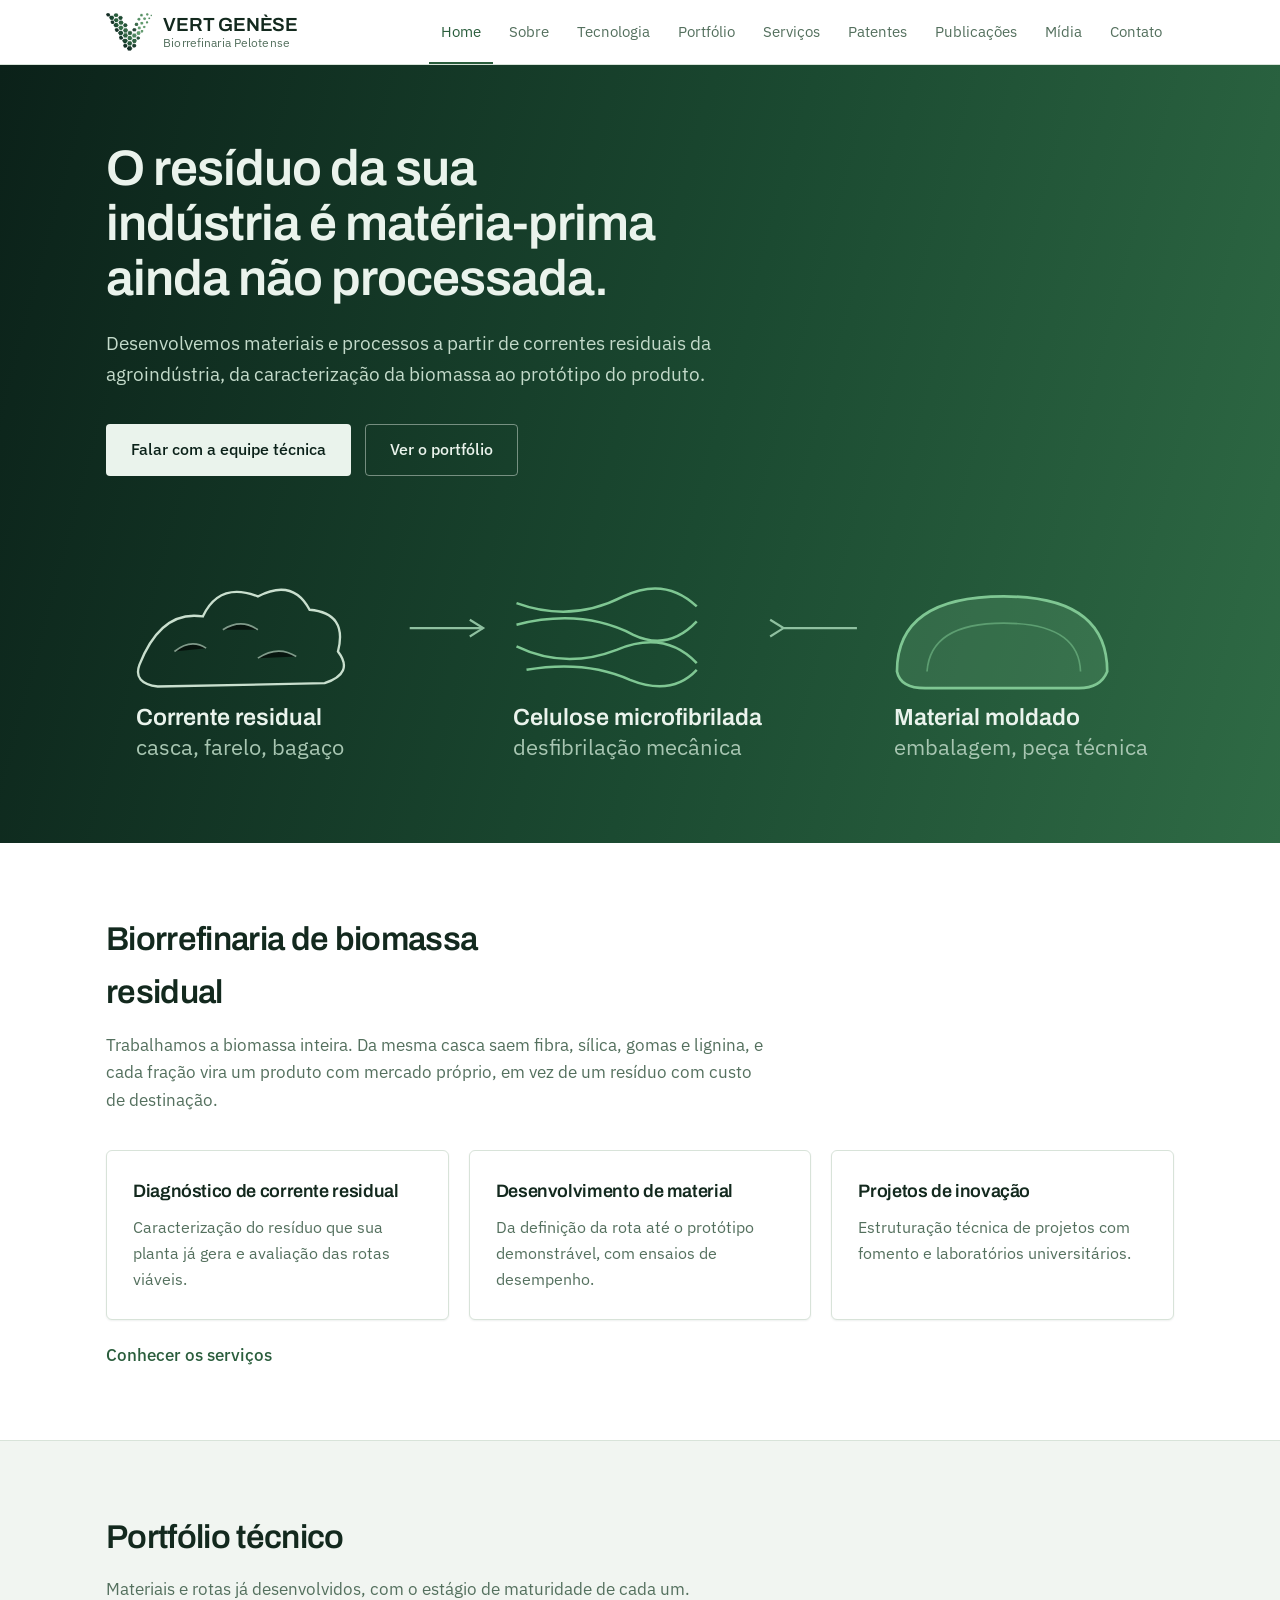
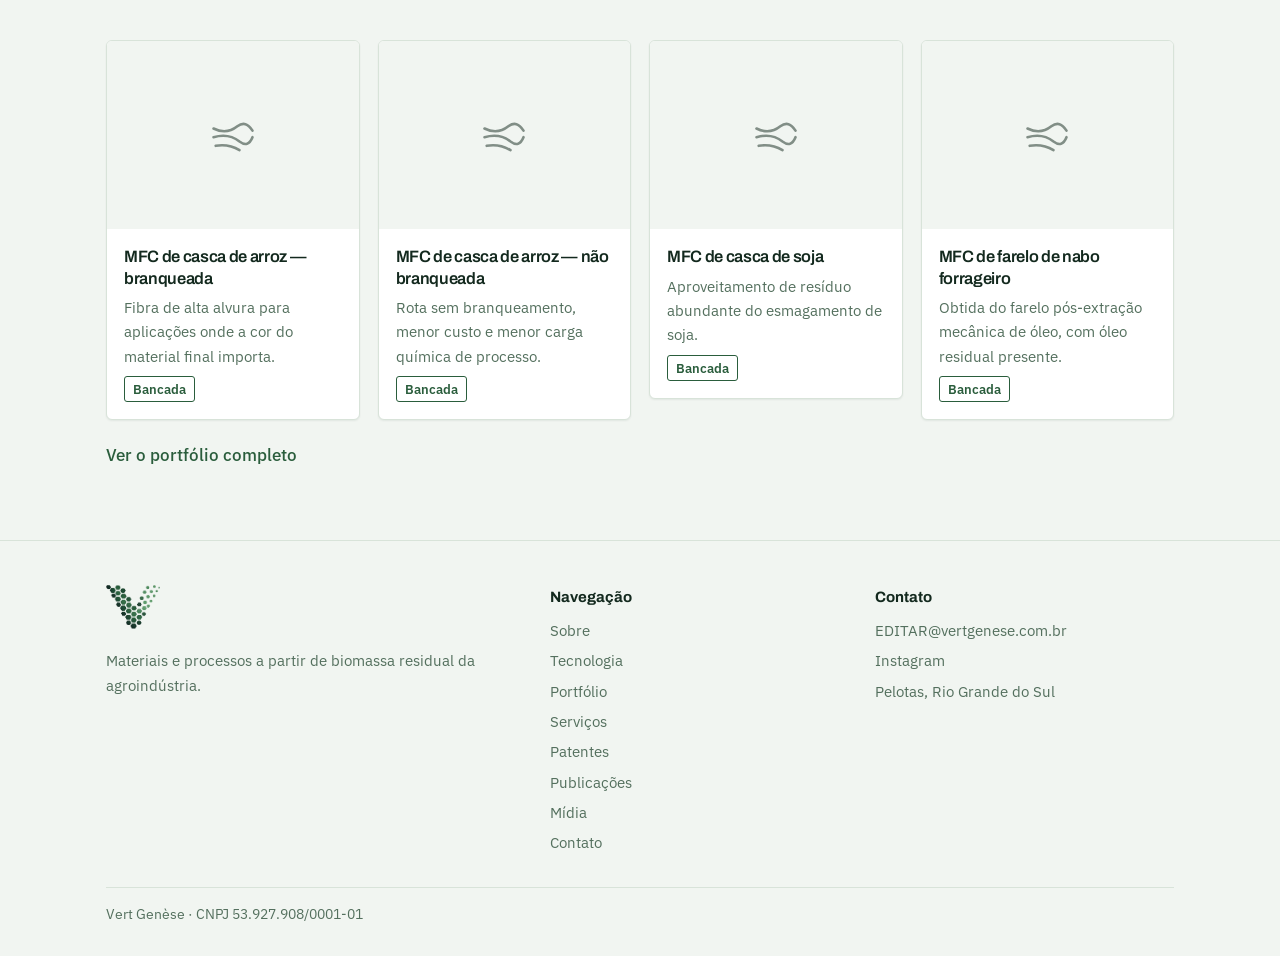
<file: index.html>
<!DOCTYPE html>
<html lang="pt-BR">
<head>
<meta charset="utf-8">
<meta name="viewport" content="width=device-width, initial-scale=1">
<title>Vert Genèse — Biorrefinaria Pelotense</title>
<link rel="icon" type="image/png" href="imagens/favicon.png">
<link rel="preconnect" href="https://fonts.googleapis.com">
<link rel="preconnect" href="https://fonts.gstatic.com" crossorigin>
<link href="https://fonts.googleapis.com/css2?family=Archivo:wght@500;600&family=IBM+Plex+Sans:wght@400;500;600&display=swap" rel="stylesheet">
<link rel="stylesheet" href="estilo.css">
</head>
<body>
<main>
<div class="hero">
  <div class="wrap">
    <h1>O resíduo da sua indústria é matéria-prima ainda não processada.</h1>
    <p>Desenvolvemos materiais e processos a partir de correntes residuais da agroindústria, da caracterização da biomassa ao protótipo do produto.</p>
    <div class="actions">
      <a class="btn btn-solid" href="contato.html">Falar com a equipe técnica</a>
      <a class="btn btn-ghost" href="portfolio.html">Ver o portfólio</a>
    </div>
    <div class="flow" role="img" aria-label="Sequência: corrente residual, celulose microfibrilada, material moldado.">
      <svg viewBox="0 0 640 148" xmlns="http://www.w3.org/2000/svg">
        <g stroke="#8FC0A0" stroke-width="1.3" fill="none">
          <path d="M182 60 H226"/><path d="M218 55 L226 60 L218 65"/>
          <path d="M406 60 H450"/><path d="M398 55 L406 60 L398 65"/>
        </g>
        <g>
          <path d="M20 82 q13 -33 38 -29 q10 -21 33 -12 q21 -11 31 8 q23 2 17 25 q10 13 -8 19 l-100 2 q-15 -2 -11 -13 z" fill="none" stroke="#C9DFCE" stroke-width="1.4"/>
          <g stroke="#C9DFCE" stroke-width="1" opacity=".6"><path d="M41 74 q10 -8 19 -2"/><path d="M70 61 q11 -7 21 0"/><path d="M91 78 q12 -8 23 -1"/></g>
          <text x="18" y="118" fill="#EAF3EC" font-family="Archivo, sans-serif" font-size="14" font-weight="600">Corrente residual</text>
          <text x="18" y="136" fill="#A8C6B2" font-family="IBM Plex Sans, sans-serif" font-size="13">casca, farelo, bagaço</text>
        </g>
        <g>
          <g stroke="#7FC793" stroke-width="1.5" fill="none">
            <path d="M246 45 q33 12 64 -4 q25 -12 44 6"/>
            <path d="M246 58 q39 -10 70 6 q21 10 38 -8"/>
            <path d="M246 71 q29 14 60 2 q29 -12 48 8"/>
            <path d="M252 85 q35 -6 62 6 q25 10 40 -6"/>
          </g>
          <text x="244" y="118" fill="#EAF3EC" font-family="Archivo, sans-serif" font-size="14" font-weight="600">Celulose microfibrilada</text>
          <text x="244" y="136" fill="#A8C6B2" font-family="IBM Plex Sans, sans-serif" font-size="13">desfibrilação mecânica</text>
        </g>
        <g>
          <path d="M474 86 q0 -45 64 -45 q62 0 62 45 q-4 10 -17 10 h-92 q-15 0 -17 -10 z" fill="#7FC793" opacity=".18"/>
          <path d="M474 86 q0 -45 64 -45 q62 0 62 45 q-4 10 -17 10 h-92 q-15 0 -17 -10 z" fill="none" stroke="#7FC793" stroke-width="1.6"/>
          <path d="M492 86 q2 -29 46 -29 q45 0 46 29" fill="none" stroke="#7FC793" stroke-width="1" opacity=".55"/>
          <text x="472" y="118" fill="#EAF3EC" font-family="Archivo, sans-serif" font-size="14" font-weight="600">Material moldado</text>
          <text x="472" y="136" fill="#A8C6B2" font-family="IBM Plex Sans, sans-serif" font-size="13">embalagem, peça técnica</text>
        </g>
      </svg>
    </div>
  </div>
</div>

<section>
  <div class="wrap">
    <h2>Biorrefinaria de biomassa residual</h2>
    <p class="sub">Trabalhamos a biomassa inteira. Da mesma casca saem fibra, sílica, gomas e lignina, e cada fração vira um produto com mercado próprio, em vez de um resíduo com custo de destinação.</p>
    <div class="grid3">
      <div class="box"><h3>Diagnóstico de corrente residual</h3><p>Caracterização do resíduo que sua planta já gera e avaliação das rotas viáveis.</p></div>
      <div class="box"><h3>Desenvolvimento de material</h3><p>Da definição da rota até o protótipo demonstrável, com ensaios de desempenho.</p></div>
      <div class="box"><h3>Projetos de inovação</h3><p>Estruturação técnica de projetos com fomento e laboratórios universitários.</p></div>
    </div>
    <a class="maislink" href="servicos.html">Conhecer os serviços</a>
  </div>
</section>

<section class="tint">
  <div class="wrap">
    <h2>Portfólio técnico</h2>
    <p class="sub">Materiais e rotas já desenvolvidos, com o estágio de maturidade de cada um.</p>
    <div class="destaque" id="destaques"></div>
    <a class="maislink" href="portfolio.html">Ver o portfólio completo</a>
  </div>
</section>
</main>
<script src="dados.js"></script>
<script>
function montaPagina(){
  document.getElementById("destaques").innerHTML =
    PRODUTOS.slice(0,4).map(cardProduto).join("");
}
</script>
<script src="site.js"></script>
</body>
</html>
</file>
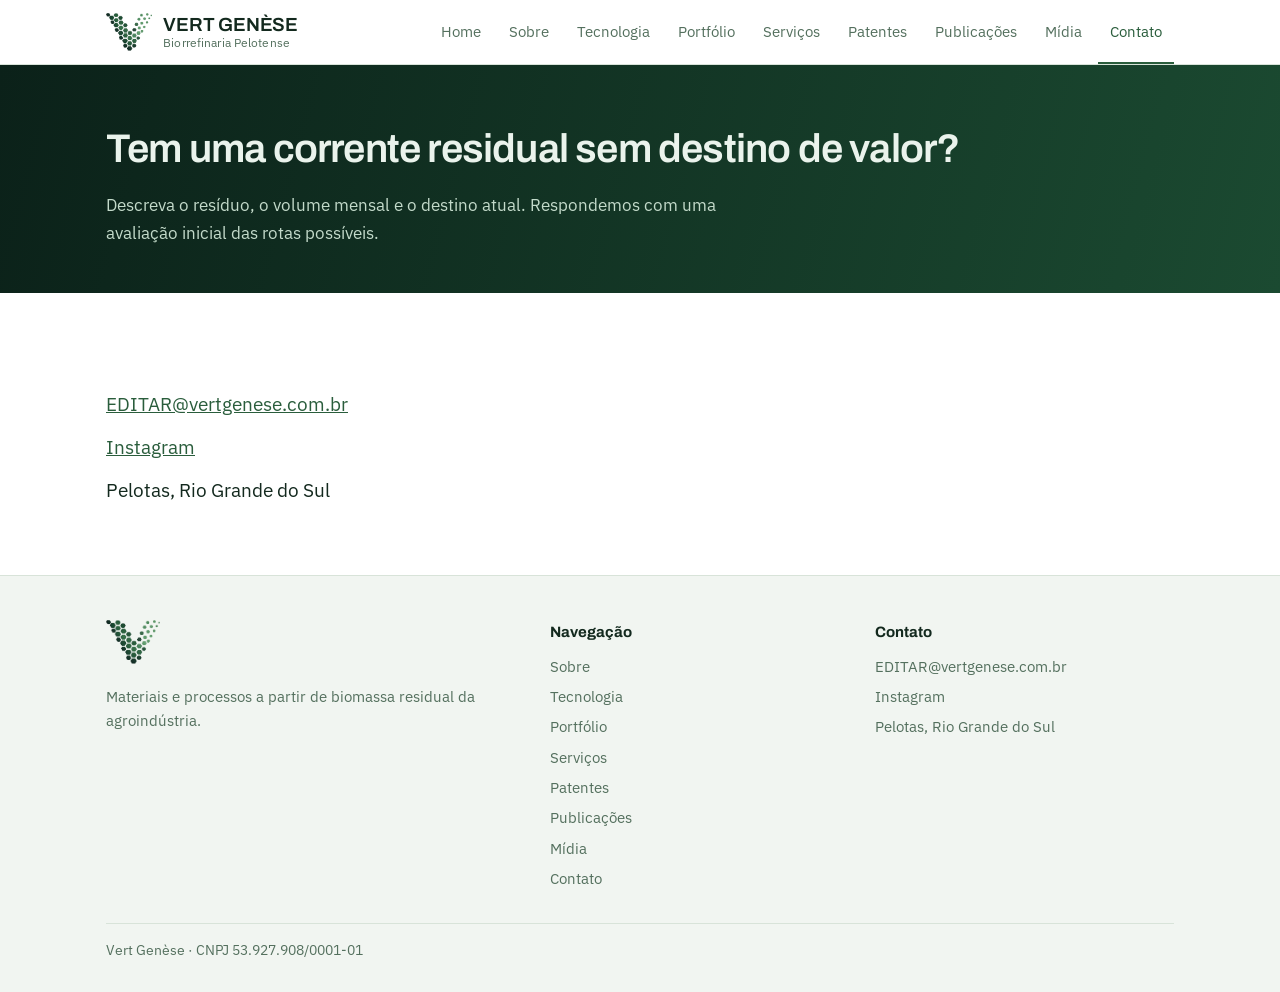
<file: contato.html>
<!DOCTYPE html>
<html lang="pt-BR">
<head>
<meta charset="utf-8">
<meta name="viewport" content="width=device-width, initial-scale=1">
<title>Contato — Vert Genèse</title>
<link rel="icon" type="image/png" href="imagens/favicon.png">
<link rel="preconnect" href="https://fonts.googleapis.com">
<link rel="preconnect" href="https://fonts.gstatic.com" crossorigin>
<link href="https://fonts.googleapis.com/css2?family=Archivo:wght@500;600&family=IBM+Plex+Sans:wght@400;500;600&display=swap" rel="stylesheet">
<link rel="stylesheet" href="estilo.css">
</head>
<body>
<main>
<div class="pagehead"><div class="wrap"><h1>Tem uma corrente residual sem destino de valor?</h1><p>Descreva o resíduo, o volume mensal e o destino atual. Respondemos com uma avaliação inicial das rotas possíveis.</p></div></div>
<section><div class="wrap"><div class="cinfo" id="bloco" style="font-size:19px"></div></div></section>
</main>
<script src="dados.js"></script>
<script>
function montaPagina(){
  var l = ['<div><a href="mailto:'+esc(CONTATO.email)+'">'+esc(CONTATO.email)+'</a></div>'];
  if (CONTATO.whatsapp) l.push('<div><a href="https://wa.me/'+esc(CONTATO.whatsapp)+'" target="_blank" rel="noopener">WhatsApp</a></div>');
  if (CONTATO.linkedin) l.push('<div><a href="'+esc(CONTATO.linkedin)+'" target="_blank" rel="noopener">LinkedIn</a></div>');
  if (CONTATO.instagram) l.push('<div><a href="'+esc(CONTATO.instagram)+'" target="_blank" rel="noopener">Instagram</a></div>');
  l.push('<div>'+esc(CONTATO.cidade)+'</div>');
  document.getElementById("bloco").innerHTML = l.join("");
}
</script>
<script src="site.js"></script>
</body>
</html>
</file>
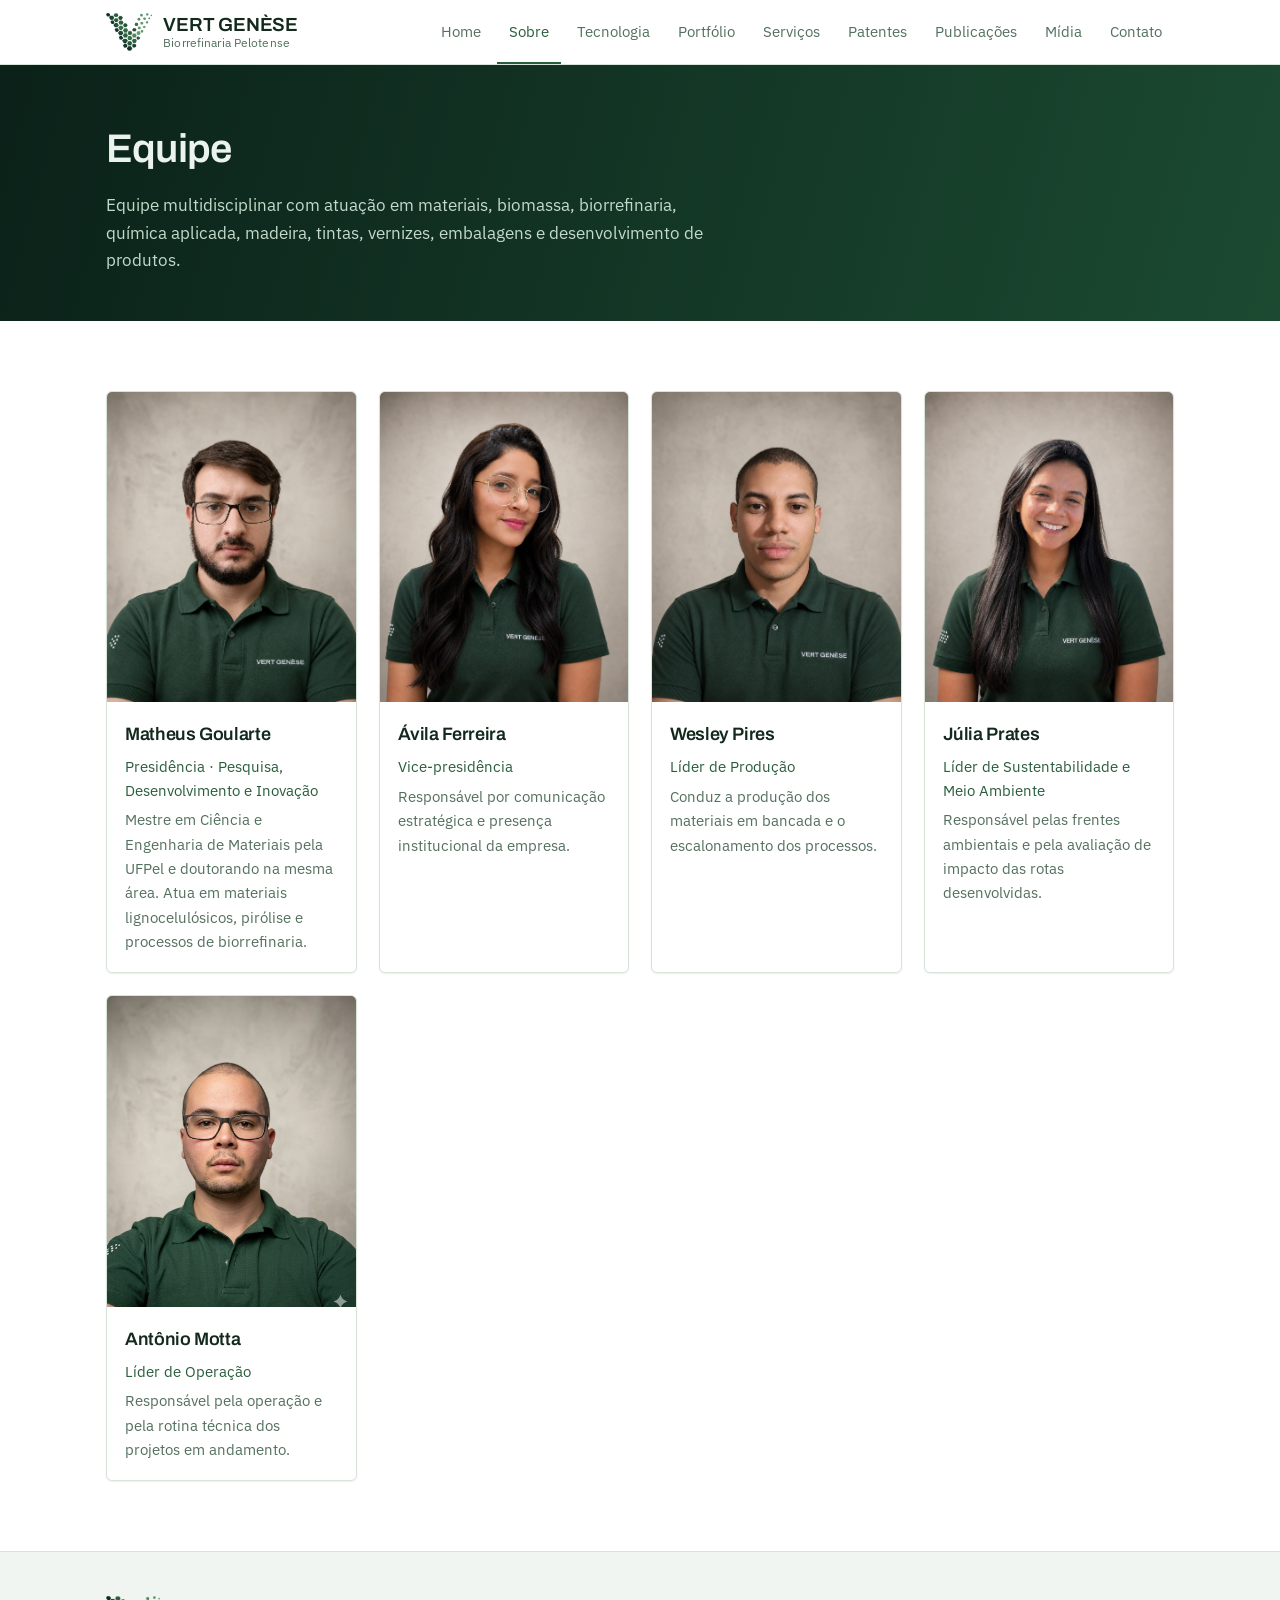
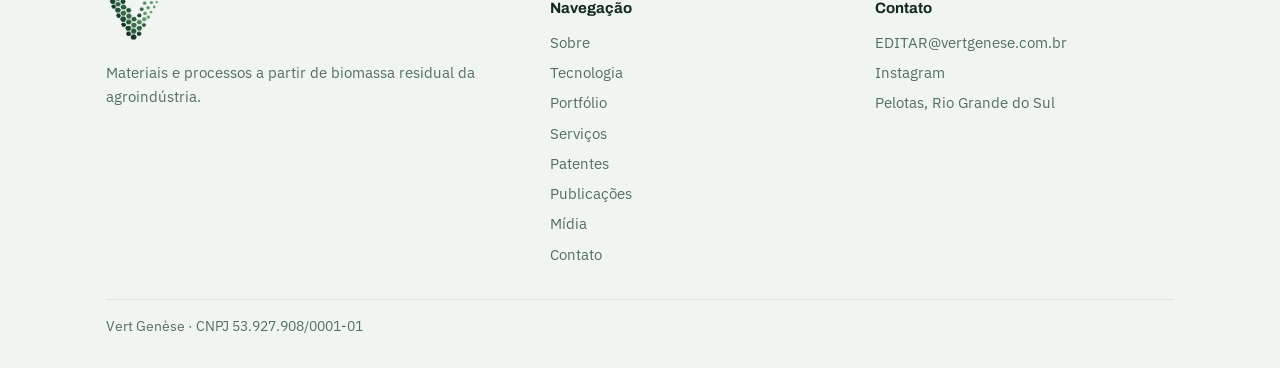
<file: equipe.html>
<!DOCTYPE html>
<html lang="pt-BR">
<head>
<meta charset="utf-8">
<meta name="viewport" content="width=device-width, initial-scale=1">
<title>Equipe — Vert Genèse</title>
<link rel="icon" type="image/png" href="imagens/favicon.png">
<link rel="preconnect" href="https://fonts.googleapis.com">
<link rel="preconnect" href="https://fonts.gstatic.com" crossorigin>
<link href="https://fonts.googleapis.com/css2?family=Archivo:wght@500;600&family=IBM+Plex+Sans:wght@400;500;600&display=swap" rel="stylesheet">
<link rel="stylesheet" href="estilo.css">
</head>
<body>
<main>
<div class="pagehead"><div class="wrap"><h1>Equipe</h1><p>Equipe multidisciplinar com atuação em materiais, biomassa, biorrefinaria, química aplicada, madeira, tintas, vernizes, embalagens e desenvolvimento de produtos.</p></div></div>
<section><div class="wrap"><div class="people" id="lista-equipe"></div></div></section>
</main>
<script src="dados.js"></script>
<script>
function montaPagina(){
  document.getElementById("lista-equipe").innerHTML = EQUIPE.map(function(p){
    var iniciais = esc(p.nome).split(" ").map(function(x){ return x[0]; }).slice(0,2).join("");
    var retrato = p.foto
      ? '<div class="retrato"><img src="'+esc(p.foto)+'" alt="'+esc(p.nome)+'"></div>'
      : '<div class="retrato"><span>'+iniciais+'</span></div>';
    return '<div class="person">'+retrato+'<div class="dados">'+
      '<h3>'+esc(p.nome)+'</h3><p class="role">'+esc(p.cargo)+'</p>'+
      '<p>'+esc(p.resumo)+'</p>'+
      (p.linkedin ? '<p><a href="'+esc(p.linkedin)+'" target="_blank" rel="noopener">LinkedIn</a></p>' : '')+
      '</div></div>';
  }).join("");
}
</script>
<script src="site.js"></script>
</body>
</html>
</file>
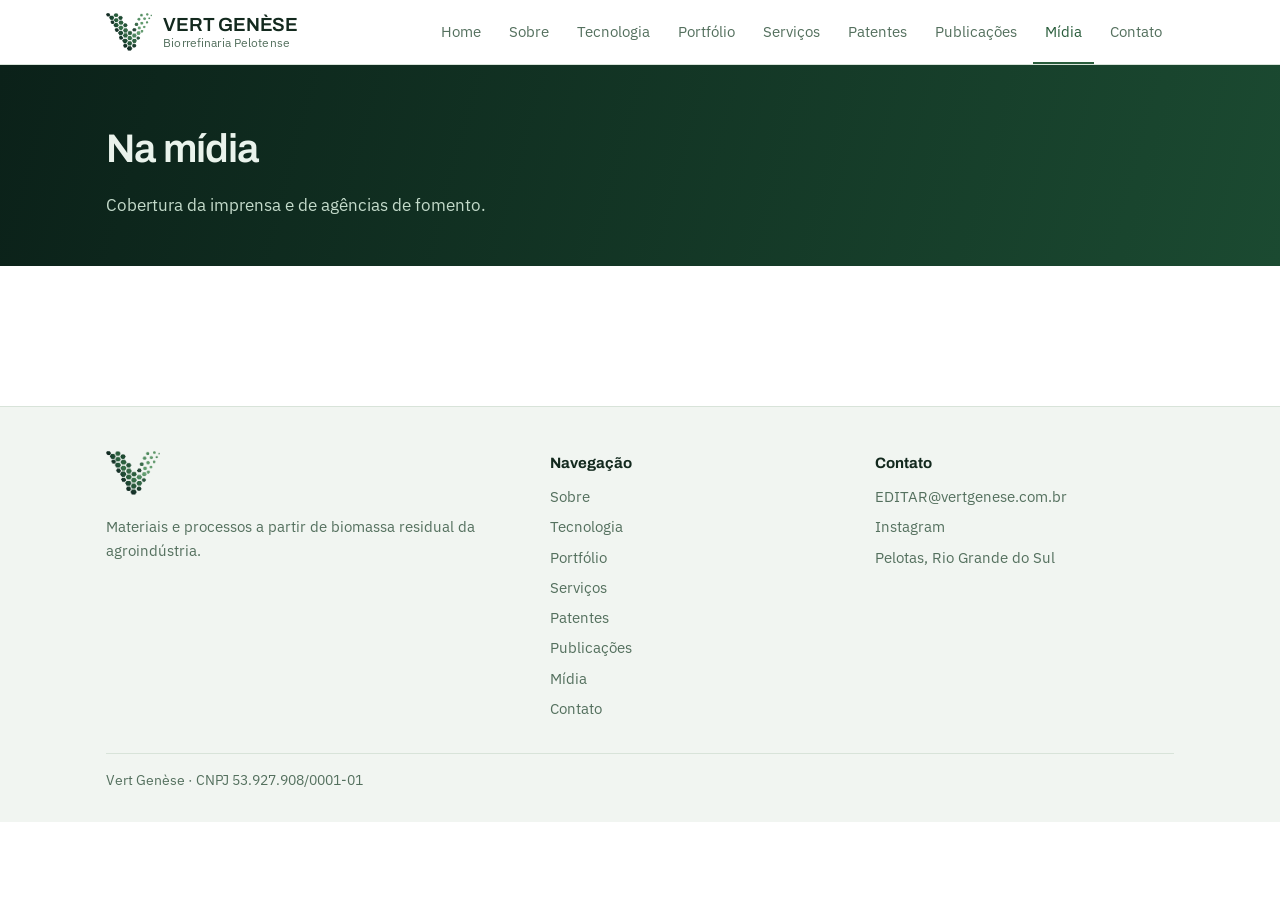
<file: midia.html>
<!DOCTYPE html>
<html lang="pt-BR">
<head>
<meta charset="utf-8">
<meta name="viewport" content="width=device-width, initial-scale=1">
<title>Mídia — Vert Genèse</title>
<link rel="icon" type="image/png" href="imagens/favicon.png">
<link rel="preconnect" href="https://fonts.googleapis.com">
<link rel="preconnect" href="https://fonts.gstatic.com" crossorigin>
<link href="https://fonts.googleapis.com/css2?family=Archivo:wght@500;600&family=IBM+Plex+Sans:wght@400;500;600&display=swap" rel="stylesheet">
<link rel="stylesheet" href="estilo.css">
</head>
<body>
<main>
<div class="pagehead"><div class="wrap"><h1>Na mídia</h1><p>Cobertura da imprensa e de agências de fomento.</p></div></div>
<section><div class="wrap"><div class="cards" id="lista"></div></div></section>
</main>
<script src="dados.js"></script>
<script>
function montaPagina(){
  document.getElementById("lista").innerHTML = MIDIA.map(function(m){
    var thumb = m.img ? '<div class="thumb"><img src="'+esc(m.img)+'" alt=""></div>'
                      : '<div class="thumb">'+esc(m.veiculo)+'</div>';
    var corpo = '<div class="body"><strong>'+esc(m.titulo)+'</strong><span>'+esc(m.veiculo)+'</span></div>';
    return m.link
      ? '<a class="mcard" href="'+esc(m.link)+'" target="_blank" rel="noopener">'+thumb+corpo+'</a>'
      : '<div class="mcard">'+thumb+corpo+'</div>';
  }).join("");
}
</script>
<script src="site.js"></script>
</body>
</html>
</file>
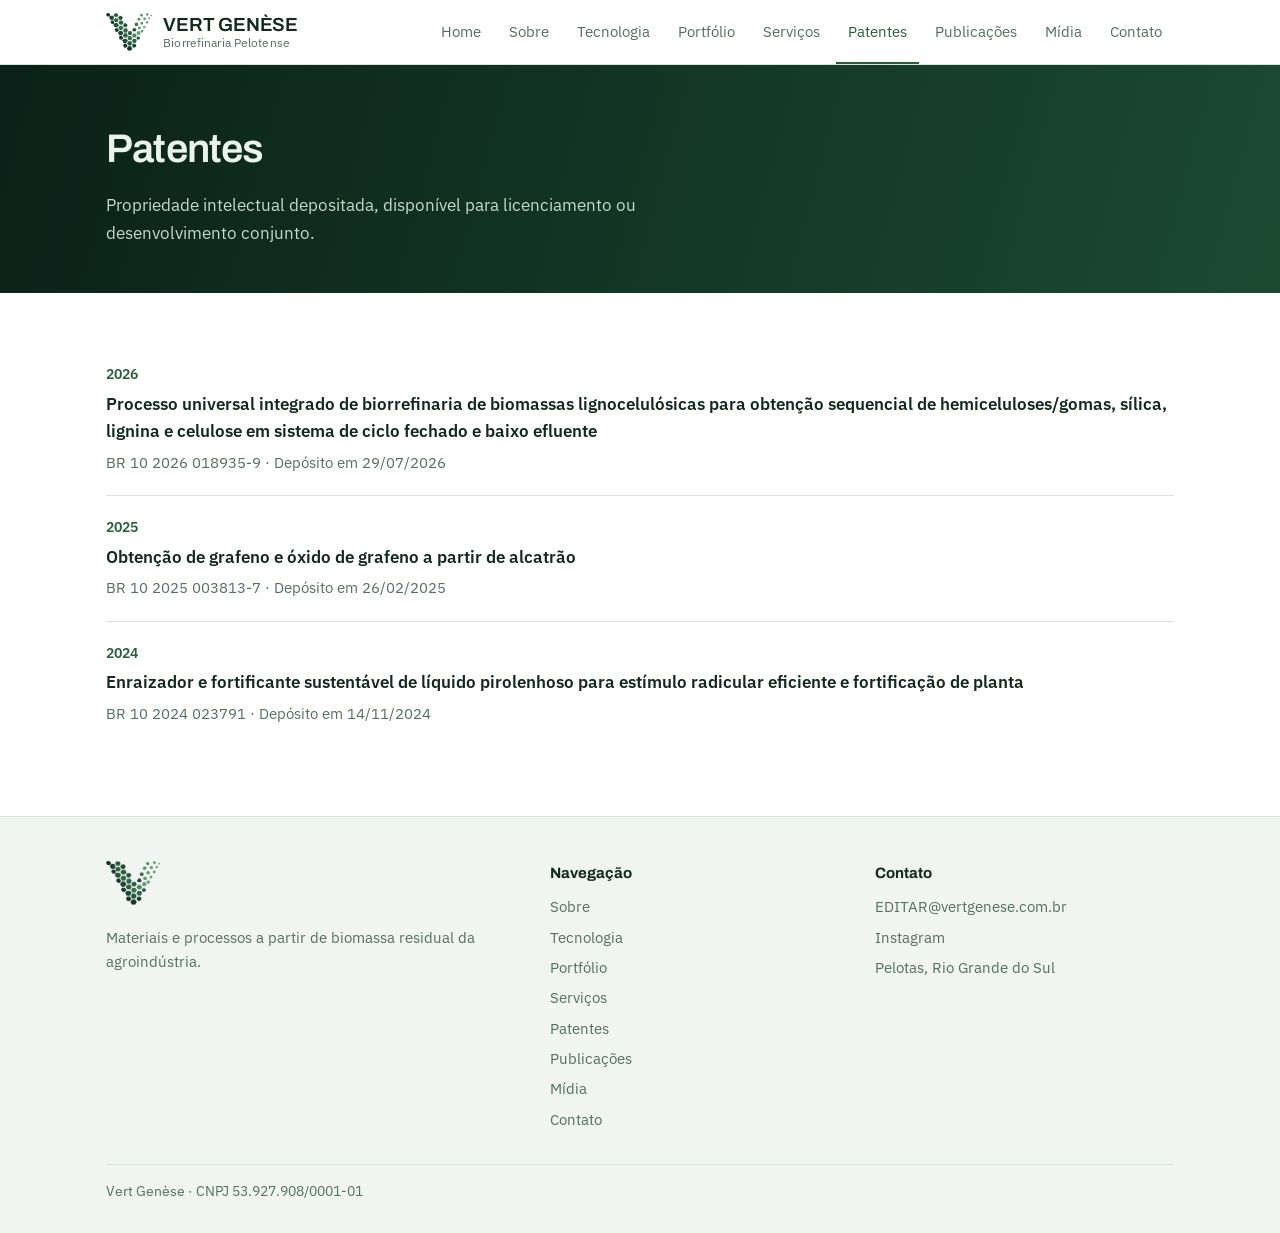
<file: patentes.html>
<!DOCTYPE html>
<html lang="pt-BR">
<head>
<meta charset="utf-8">
<meta name="viewport" content="width=device-width, initial-scale=1">
<title>Patentes — Vert Genèse</title>
<link rel="icon" type="image/png" href="imagens/favicon.png">
<link rel="preconnect" href="https://fonts.googleapis.com">
<link rel="preconnect" href="https://fonts.gstatic.com" crossorigin>
<link href="https://fonts.googleapis.com/css2?family=Archivo:wght@500;600&family=IBM+Plex+Sans:wght@400;500;600&display=swap" rel="stylesheet">
<link rel="stylesheet" href="estilo.css">
</head>
<body>
<main>
<div class="pagehead"><div class="wrap"><h1>Patentes</h1><p>Propriedade intelectual depositada, disponível para licenciamento ou desenvolvimento conjunto.</p></div></div>
<section><div class="wrap"><ul class="rows" id="lista"></ul></div></section>
</main>
<script src="dados.js"></script>
<script>
function montaPagina(){
  document.getElementById("lista").innerHTML = PATENTES.map(function(p){
    return '<li><span class="tag">'+esc(p.ano)+'</span><span class="t">'+esc(p.titulo)+'</span>'+
      '<span class="m">'+esc(p.numero)+(p.nota ? ' &middot; '+esc(p.nota) : '')+'</span></li>';
  }).join("");
}
</script>
<script src="site.js"></script>
</body>
</html>
</file>
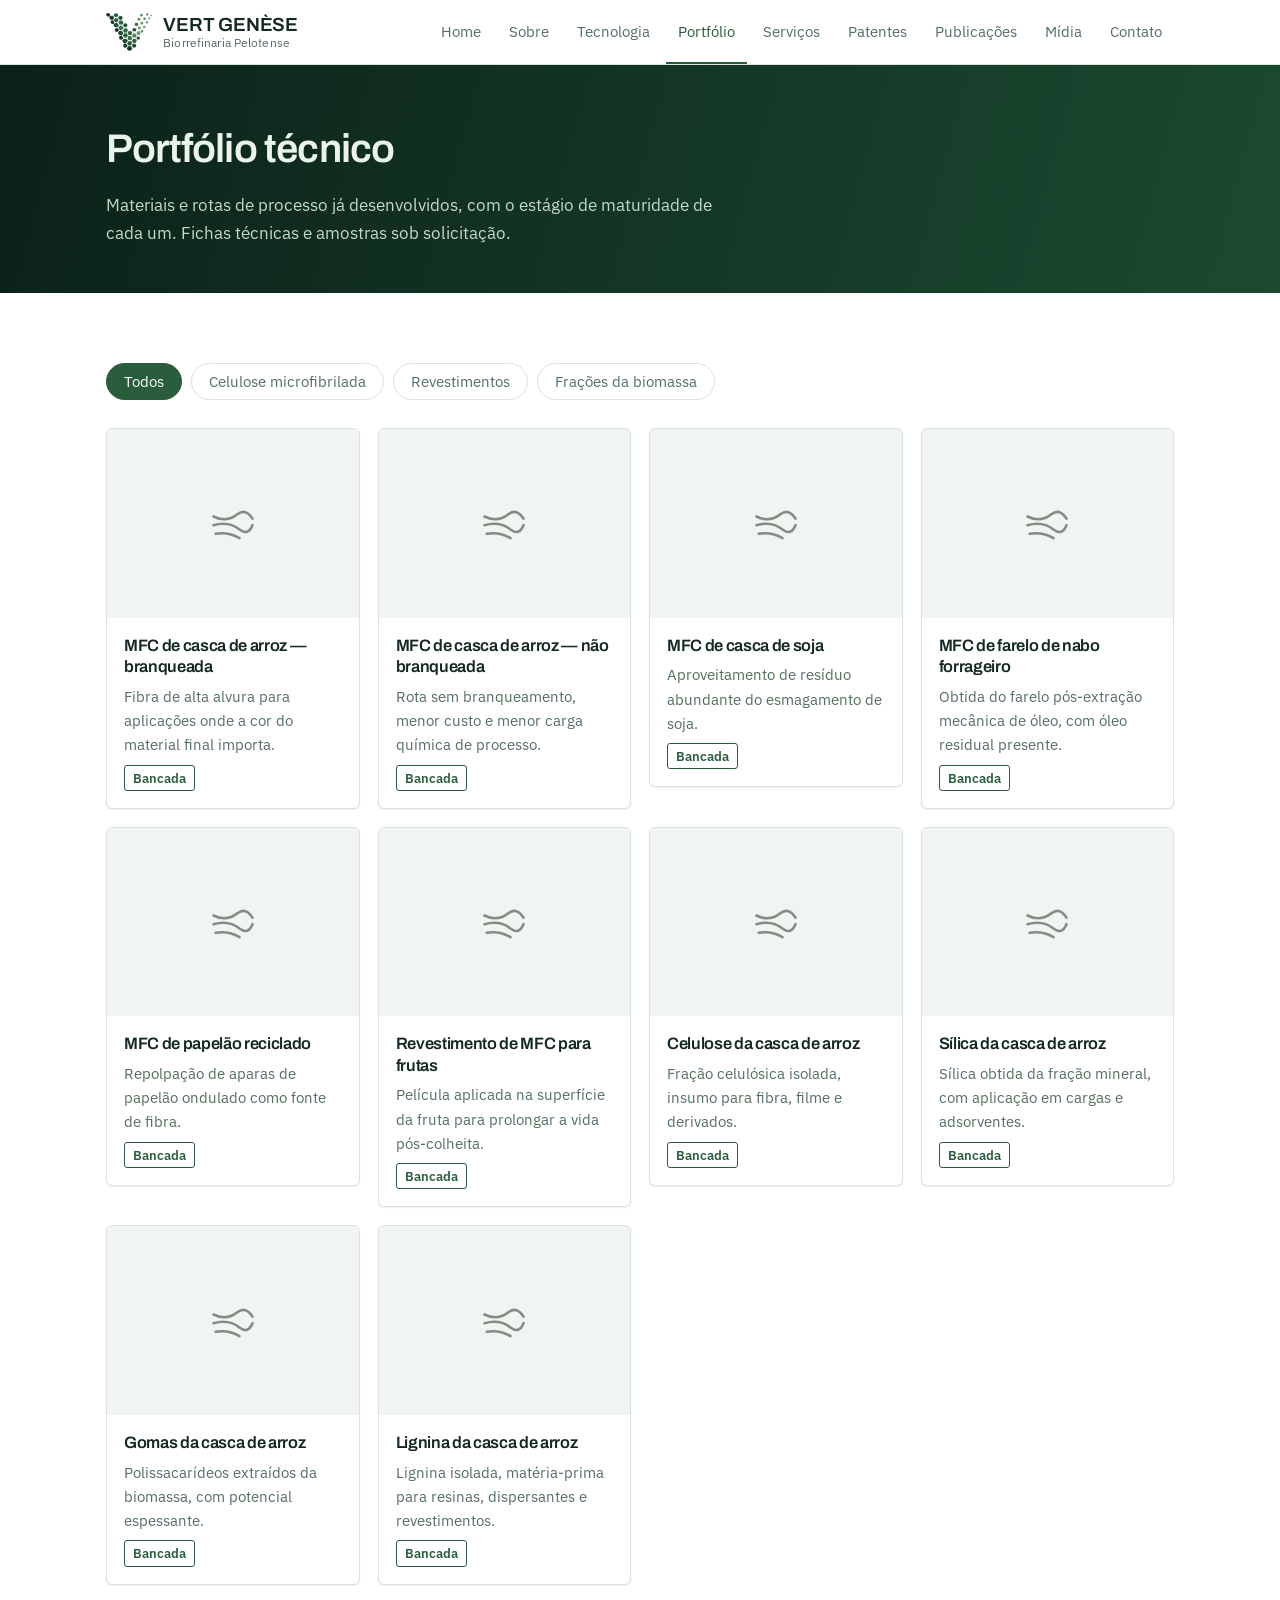
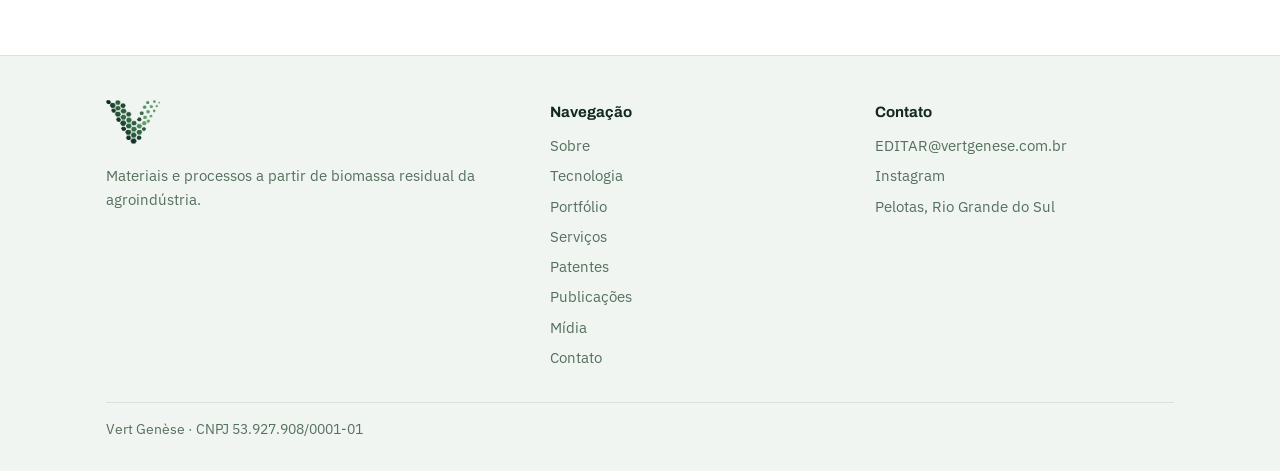
<file: portfolio.html>
<!DOCTYPE html>
<html lang="pt-BR">
<head>
<meta charset="utf-8">
<meta name="viewport" content="width=device-width, initial-scale=1">
<title>Portfólio — Vert Genèse</title>
<link rel="icon" type="image/png" href="imagens/favicon.png">
<link rel="preconnect" href="https://fonts.googleapis.com">
<link rel="preconnect" href="https://fonts.gstatic.com" crossorigin>
<link href="https://fonts.googleapis.com/css2?family=Archivo:wght@500;600&family=IBM+Plex+Sans:wght@400;500;600&display=swap" rel="stylesheet">
<link rel="stylesheet" href="estilo.css">
</head>
<body>
<main>
<div class="pagehead"><div class="wrap"><h1>Portfólio técnico</h1><p>Materiais e rotas de processo já desenvolvidos, com o estágio de maturidade de cada um. Fichas técnicas e amostras sob solicitação.</p></div></div>
<section>
  <div class="wrap">
    <div class="filtros" id="filtros"></div>
    <div class="prods" id="lista-produtos"></div>
  </div>
</section>
</main>
<script src="dados.js"></script>
<script>
function montaPagina(){
  var elProd = document.getElementById("lista-produtos");
  var elFil  = document.getElementById("filtros");
  var param  = new URLSearchParams(location.search).get("cat");
  var atual  = (param && CATEGORIAS.indexOf(param) >= 0) ? param : "Todos";

  function desenha(){
    elProd.innerHTML = PRODUTOS
      .filter(function(x){ return atual === "Todos" || x.categoria === atual; })
      .map(cardProduto).join("");
  }
  ["Todos"].concat(CATEGORIAS).forEach(function(cat){
    var b = document.createElement("button");
    b.type = "button"; b.textContent = cat;
    b.setAttribute("aria-pressed", cat === atual ? "true" : "false");
    b.addEventListener("click", function(){
      atual = cat;
      Array.prototype.forEach.call(elFil.children, function(o){
        o.setAttribute("aria-pressed", o === b ? "true" : "false"); });
      desenha();
    });
    elFil.appendChild(b);
  });
  desenha();
}
</script>
<script src="site.js"></script>
</body>
</html>
</file>
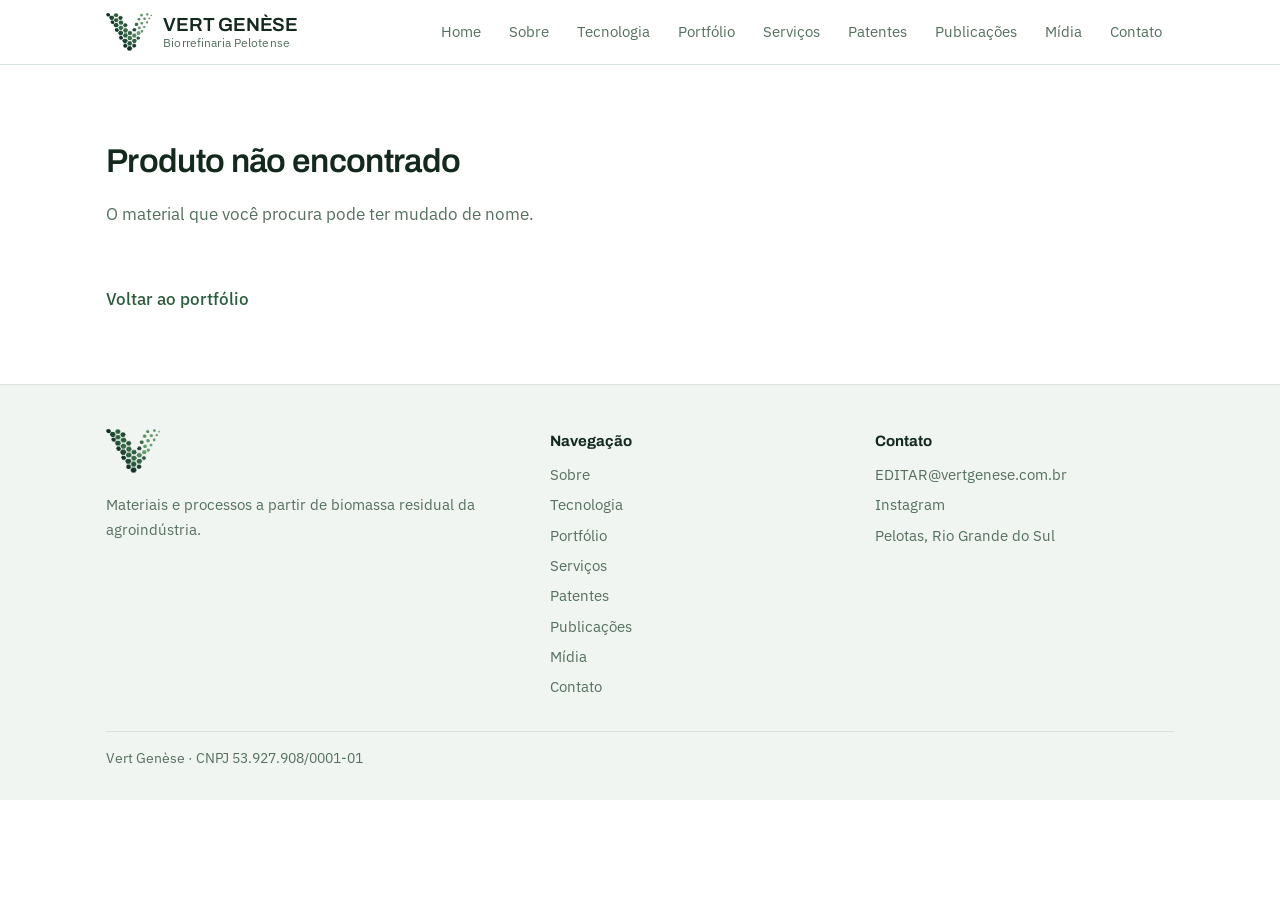
<file: produto.html>
<!DOCTYPE html>
<html lang="pt-BR">
<head>
<meta charset="utf-8">
<meta name="viewport" content="width=device-width, initial-scale=1">
<title>Produto — Vert Genèse</title>
<link rel="icon" type="image/png" href="imagens/favicon.png">
<link rel="preconnect" href="https://fonts.googleapis.com">
<link rel="preconnect" href="https://fonts.gstatic.com" crossorigin>
<link href="https://fonts.googleapis.com/css2?family=Archivo:wght@500;600&family=IBM+Plex+Sans:wght@400;500;600&display=swap" rel="stylesheet">
<link rel="stylesheet" href="estilo.css">
</head>
<body>
<main>
<section><div class="wrap" id="conteudo"></div></section>
</main>
<script src="dados.js"></script>
<script>
function montaPagina(){
  var alvo = new URLSearchParams(location.search).get("p");
  var x = PRODUTOS.filter(function(p){ return slug(p.nome) === alvo; })[0];
  var el = document.getElementById("conteudo");
  if (!x){
    el.innerHTML = '<h2>Produto não encontrado</h2><p class="sub">O material que você procura pode ter mudado de nome.</p>'+
      '<a class="maislink" href="portfolio.html">Voltar ao portfólio</a>';
    return;
  }
  document.title = x.nome + " — Vert Genèse";
  var foto = x.img ? '<div class="dfoto"><img src="'+esc(x.img)+'" alt="'+esc(x.nome)+'"></div>'
                   : '<div class="dfoto">'+ICONE_FIBRA+'</div>';
  var corpo = String(x.detalhe || x.desc || "").split("\n\n")
    .map(function(par){ return '<p>'+esc(par)+'</p>'; }).join("");
  var aplic = (x.aplicacoes && x.aplicacoes.length)
    ? '<h2>Aplicações</h2><ul class="aplic">'+x.aplicacoes.map(function(u){ return '<li>'+esc(u)+'</li>'; }).join("")+'</ul>' : "";
  el.innerHTML =
    '<a class="voltar" href="portfolio.html">&larr; Voltar ao portfólio</a>'+
    '<div class="dcabec">'+foto+
      '<div><h1>'+esc(x.nome)+'</h1>'+
        '<div class="dmeta"><span>'+esc(x.categoria)+'</span>'+
        (x.estagio ? '<span class="estag">'+esc(x.estagio)+'</span>' : '')+'</div>'+
        '<div class="corpo">'+corpo+'</div>'+aplic+
        '<div class="dcta"><a class="btn" href="contato.html">Solicitar ficha técnica ou amostra</a></div>'+
      '</div></div>';
}
</script>
<script src="site.js"></script>
</body>
</html>
</file>
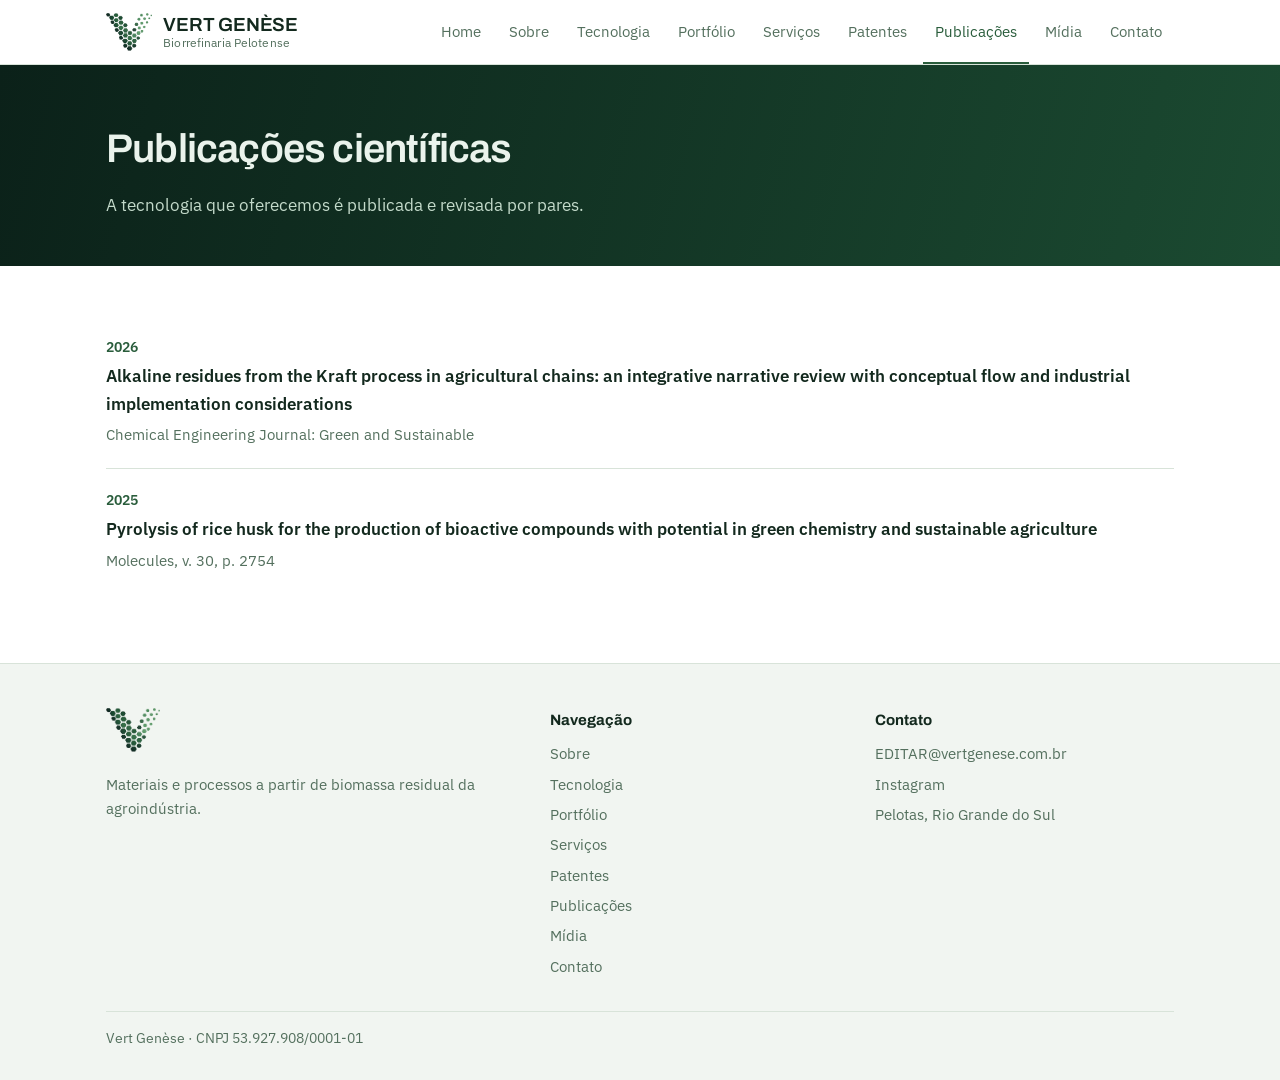
<file: publicacoes.html>
<!DOCTYPE html>
<html lang="pt-BR">
<head>
<meta charset="utf-8">
<meta name="viewport" content="width=device-width, initial-scale=1">
<title>Publicações — Vert Genèse</title>
<link rel="icon" type="image/png" href="imagens/favicon.png">
<link rel="preconnect" href="https://fonts.googleapis.com">
<link rel="preconnect" href="https://fonts.gstatic.com" crossorigin>
<link href="https://fonts.googleapis.com/css2?family=Archivo:wght@500;600&family=IBM+Plex+Sans:wght@400;500;600&display=swap" rel="stylesheet">
<link rel="stylesheet" href="estilo.css">
</head>
<body>
<main>
<div class="pagehead"><div class="wrap"><h1>Publicações científicas</h1><p>A tecnologia que oferecemos é publicada e revisada por pares.</p></div></div>
<section><div class="wrap"><ul class="rows" id="lista"></ul></div></section>
</main>
<script src="dados.js"></script>
<script>
function montaPagina(){
  document.getElementById("lista").innerHTML = PUBLICACOES.map(function(a){
    var t = a.link ? '<a class="t" href="'+esc(a.link)+'" target="_blank" rel="noopener">'+esc(a.titulo)+'</a>'
                   : '<span class="t">'+esc(a.titulo)+'</span>';
    return '<li><span class="tag">'+esc(a.ano)+'</span>'+t+'<span class="m">'+esc(a.veiculo)+'</span></li>';
  }).join("");
}
</script>
<script src="site.js"></script>
</body>
</html>
</file>
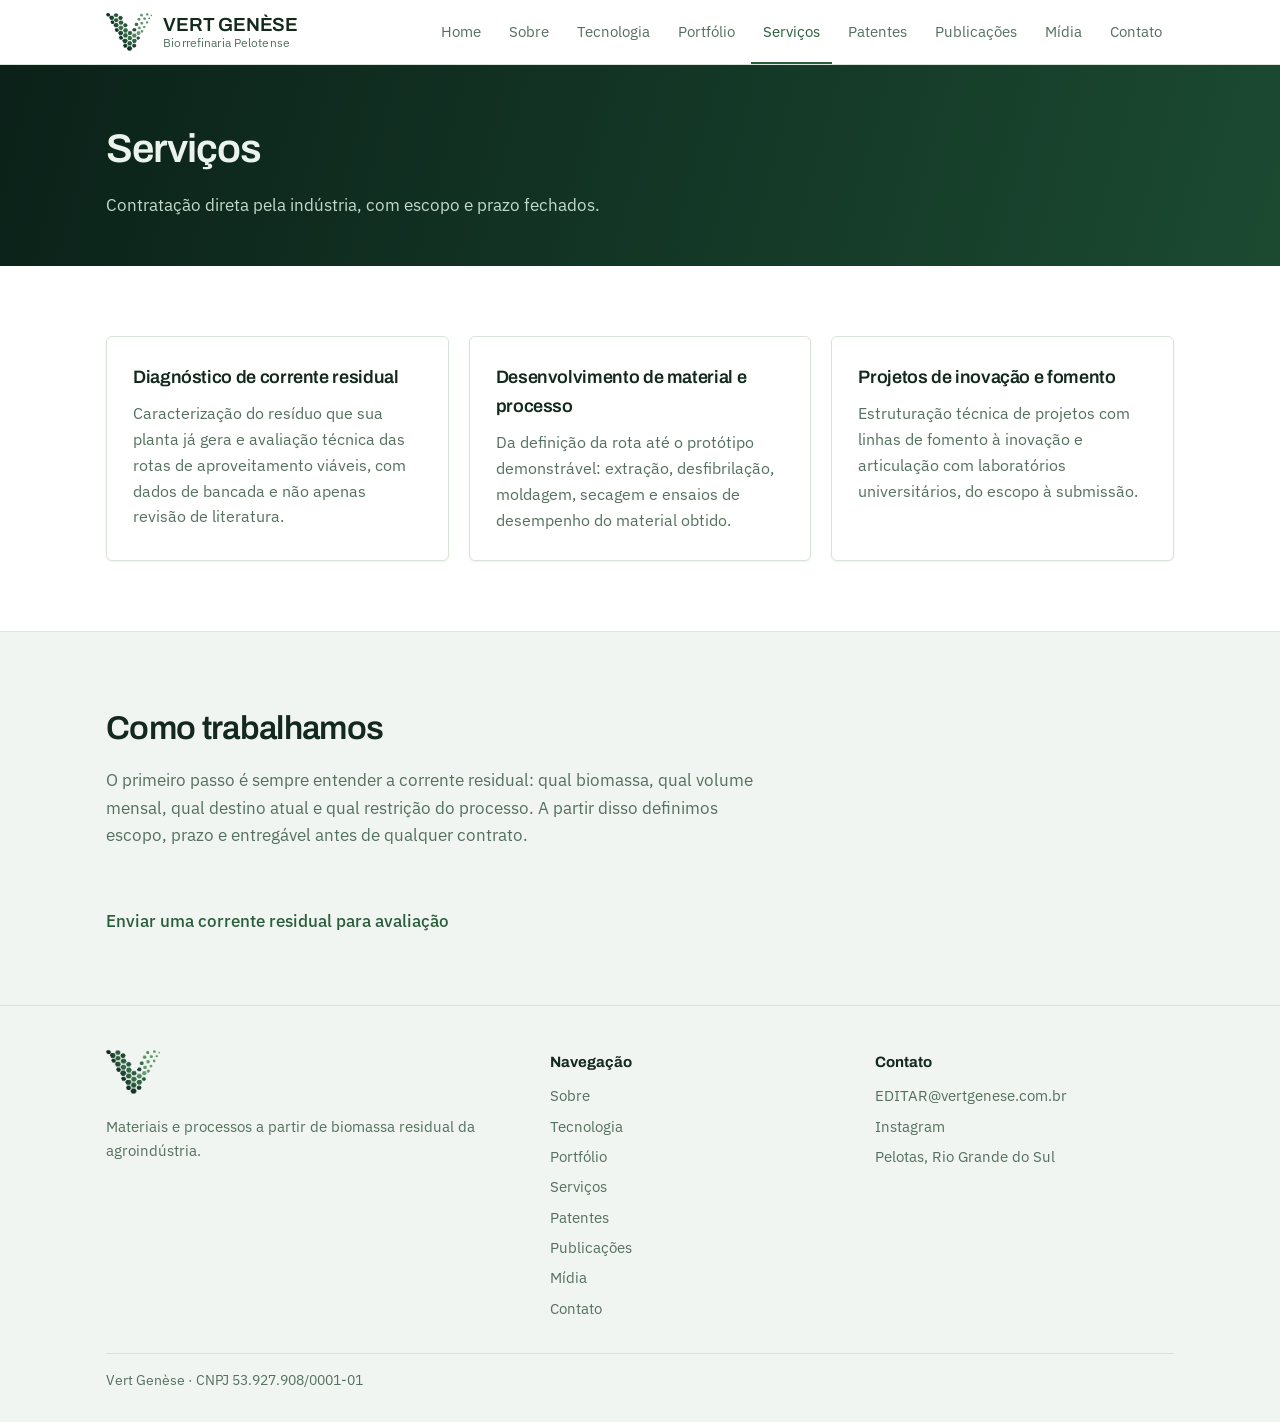
<file: servicos.html>
<!DOCTYPE html>
<html lang="pt-BR">
<head>
<meta charset="utf-8">
<meta name="viewport" content="width=device-width, initial-scale=1">
<title>Serviços — Vert Genèse</title>
<link rel="icon" type="image/png" href="imagens/favicon.png">
<link rel="preconnect" href="https://fonts.googleapis.com">
<link rel="preconnect" href="https://fonts.gstatic.com" crossorigin>
<link href="https://fonts.googleapis.com/css2?family=Archivo:wght@500;600&family=IBM+Plex+Sans:wght@400;500;600&display=swap" rel="stylesheet">
<link rel="stylesheet" href="estilo.css">
</head>
<body>
<main>
<div class="pagehead"><div class="wrap"><h1>Serviços</h1><p>Contratação direta pela indústria, com escopo e prazo fechados.</p></div></div>
<section>
  <div class="wrap">
    <div class="grid3">
      <div class="box"><h3>Diagnóstico de corrente residual</h3><p>Caracterização do resíduo que sua planta já gera e avaliação técnica das rotas de aproveitamento viáveis, com dados de bancada e não apenas revisão de literatura.</p></div>
      <div class="box"><h3>Desenvolvimento de material e processo</h3><p>Da definição da rota até o protótipo demonstrável: extração, desfibrilação, moldagem, secagem e ensaios de desempenho do material obtido.</p></div>
      <div class="box"><h3>Projetos de inovação e fomento</h3><p>Estruturação técnica de projetos com linhas de fomento à inovação e articulação com laboratórios universitários, do escopo à submissão.</p></div>
    </div>
  </div>
</section>

<section class="tint">
  <div class="wrap">
    <h2>Como trabalhamos</h2>
    <p class="sub">O primeiro passo é sempre entender a corrente residual: qual biomassa, qual volume mensal, qual destino atual e qual restrição do processo. A partir disso definimos escopo, prazo e entregável antes de qualquer contrato.</p>
    <a class="maislink" href="contato.html">Enviar uma corrente residual para avaliação</a>
  </div>
</section>
</main>
<script src="dados.js"></script>
<script src="site.js"></script>
</body>
</html>
</file>
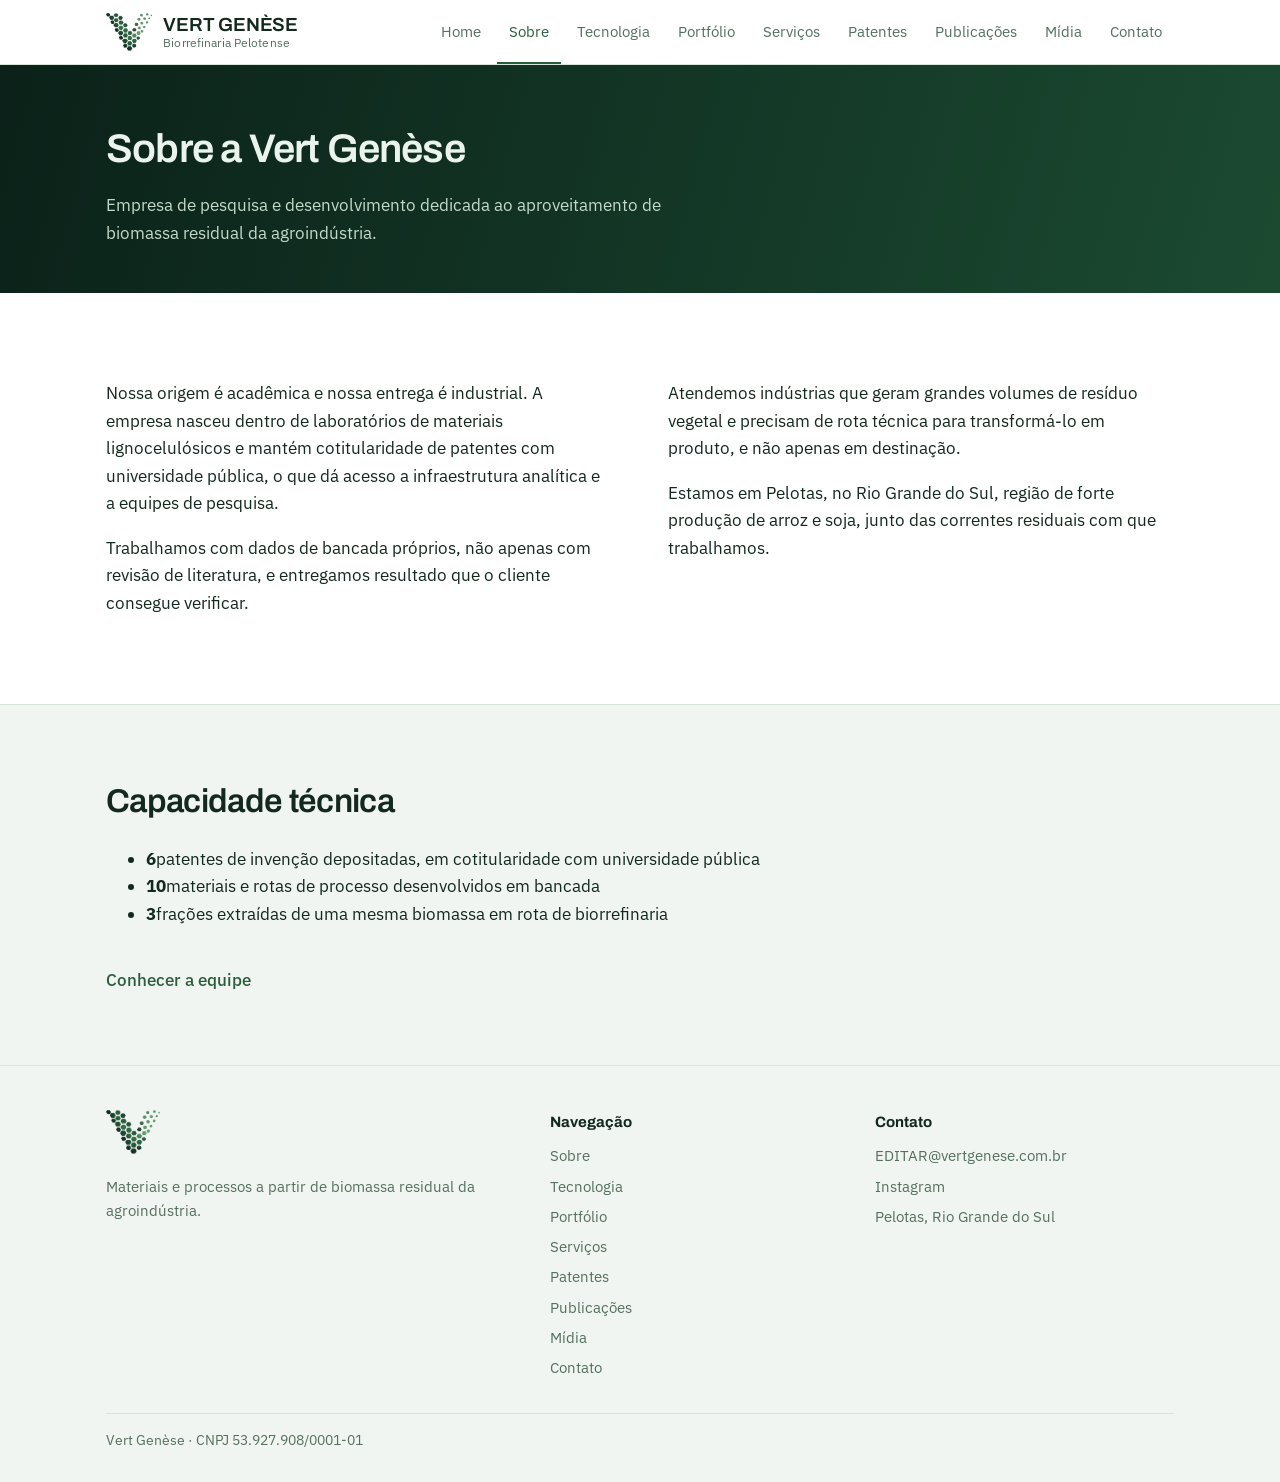
<file: sobre.html>
<!DOCTYPE html>
<html lang="pt-BR">
<head>
<meta charset="utf-8">
<meta name="viewport" content="width=device-width, initial-scale=1">
<title>Sobre — Vert Genèse</title>
<link rel="icon" type="image/png" href="imagens/favicon.png">
<link rel="preconnect" href="https://fonts.googleapis.com">
<link rel="preconnect" href="https://fonts.gstatic.com" crossorigin>
<link href="https://fonts.googleapis.com/css2?family=Archivo:wght@500;600&family=IBM+Plex+Sans:wght@400;500;600&display=swap" rel="stylesheet">
<link rel="stylesheet" href="estilo.css">
</head>
<body>
<main>
<div class="pagehead"><div class="wrap"><h1>Sobre a Vert Genèse</h1><p>Empresa de pesquisa e desenvolvimento dedicada ao aproveitamento de biomassa residual da agroindústria.</p></div></div>
<section>
  <div class="wrap">
    <div class="two">
      <div>
        <p>Nossa origem é acadêmica e nossa entrega é industrial. A empresa nasceu dentro de laboratórios de materiais lignocelulósicos e mantém cotitularidade de patentes com universidade pública, o que dá acesso a infraestrutura analítica e a equipes de pesquisa.</p>
        <p>Trabalhamos com dados de bancada próprios, não apenas com revisão de literatura, e entregamos resultado que o cliente consegue verificar.</p>
      </div>
      <div>
        <p>Atendemos indústrias que geram grandes volumes de resíduo vegetal e precisam de rota técnica para transformá-lo em produto, e não apenas em destinação.</p>
        <p>Estamos em Pelotas, no Rio Grande do Sul, região de forte produção de arroz e soja, junto das correntes residuais com que trabalhamos.</p>
      </div>
    </div>
  </div>
</section>

<section class="tint">
  <div class="wrap">
    <h2>Capacidade técnica</h2>
    <ul class="caps">
      <li><b>6</b><span>patentes de invenção depositadas, em cotitularidade com universidade pública</span></li>
      <li><b>10</b><span>materiais e rotas de processo desenvolvidos em bancada</span></li>
      <li><b>3</b><span>frações extraídas de uma mesma biomassa em rota de biorrefinaria</span></li>
    </ul>
    <a class="maislink" href="equipe.html">Conhecer a equipe</a>
  </div>
</section>
</main>
<script src="dados.js"></script>
<script src="site.js"></script>
</body>
</html>
</file>
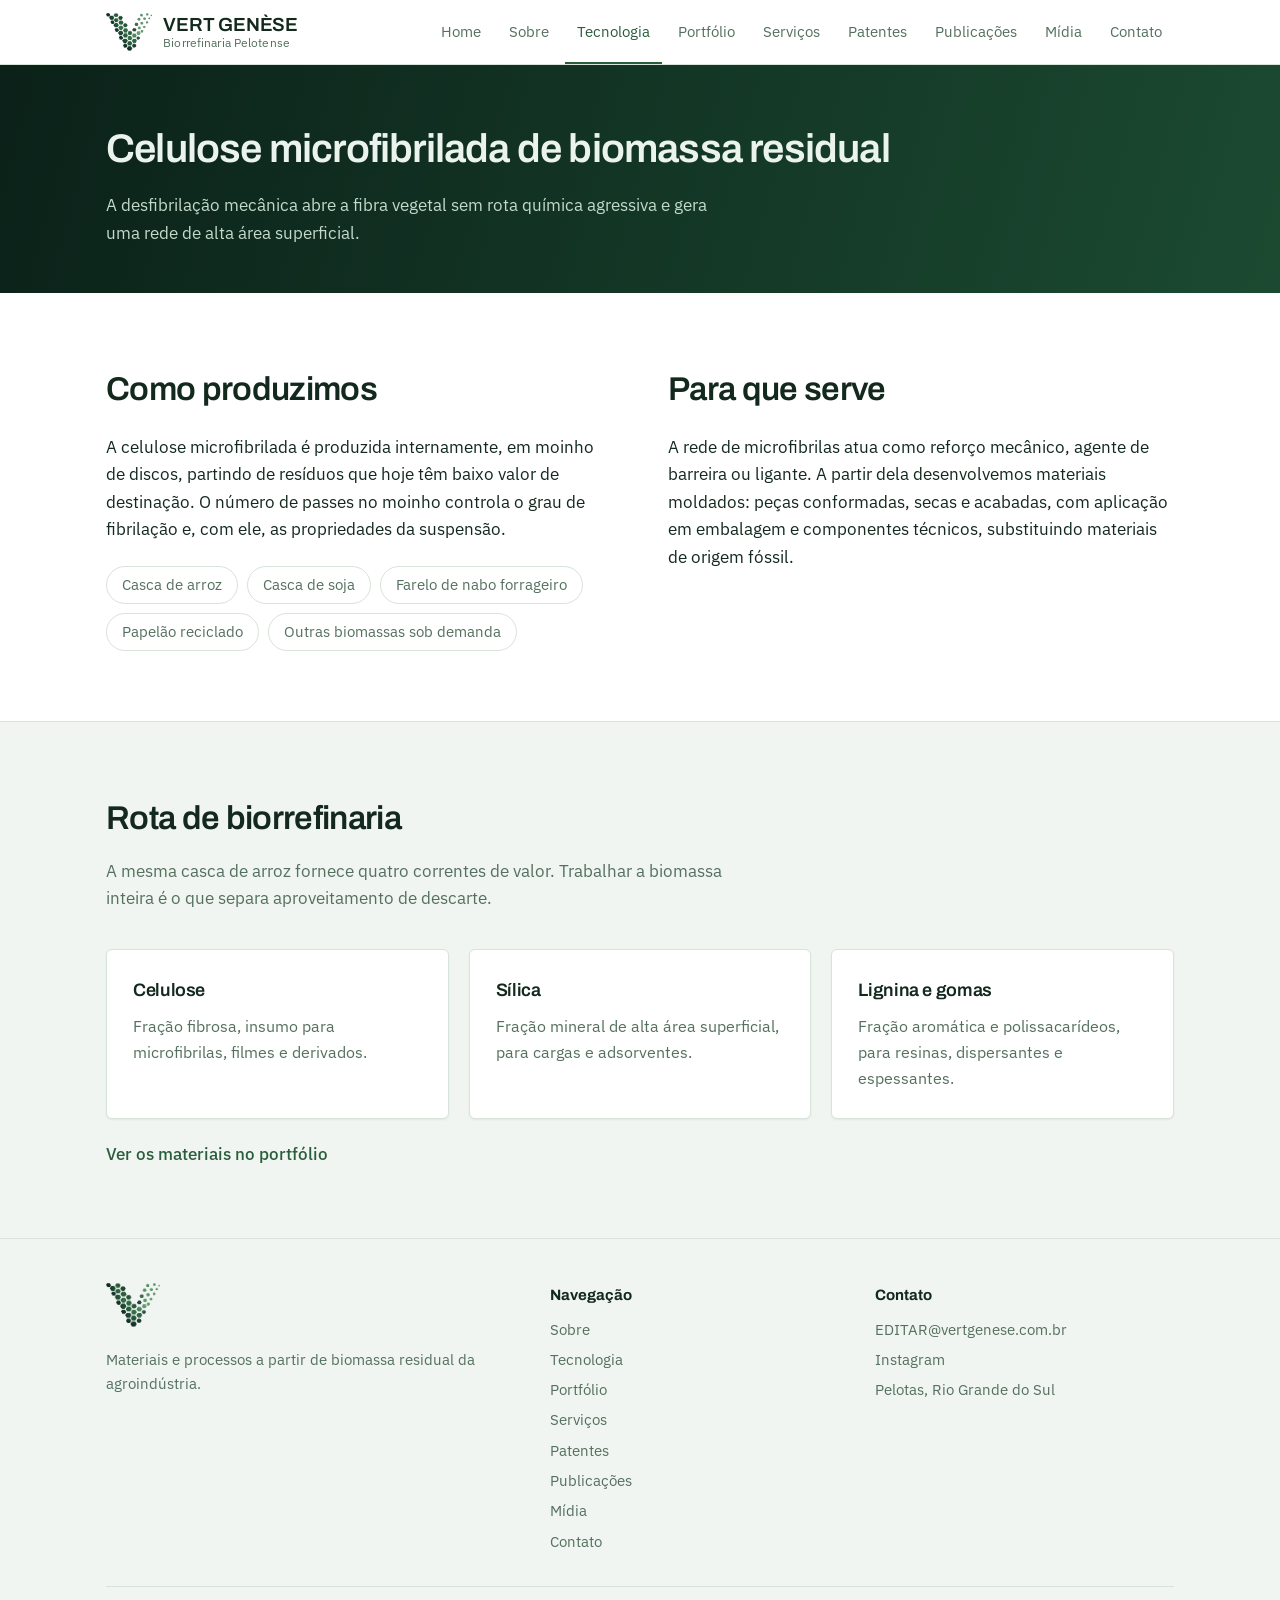
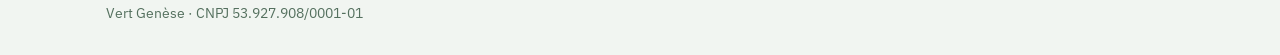
<file: tecnologia.html>
<!DOCTYPE html>
<html lang="pt-BR">
<head>
<meta charset="utf-8">
<meta name="viewport" content="width=device-width, initial-scale=1">
<title>Tecnologia — Vert Genèse</title>
<link rel="icon" type="image/png" href="imagens/favicon.png">
<link rel="preconnect" href="https://fonts.googleapis.com">
<link rel="preconnect" href="https://fonts.gstatic.com" crossorigin>
<link href="https://fonts.googleapis.com/css2?family=Archivo:wght@500;600&family=IBM+Plex+Sans:wght@400;500;600&display=swap" rel="stylesheet">
<link rel="stylesheet" href="estilo.css">
</head>
<body>
<main>
<div class="pagehead"><div class="wrap"><h1>Celulose microfibrilada de biomassa residual</h1><p>A desfibrilação mecânica abre a fibra vegetal sem rota química agressiva e gera uma rede de alta área superficial.</p></div></div>
<section>
  <div class="wrap">
    <div class="two">
      <div>
        <h2>Como produzimos</h2>
        <p>A celulose microfibrilada é produzida internamente, em moinho de discos, partindo de resíduos que hoje têm baixo valor de destinação. O número de passes no moinho controla o grau de fibrilação e, com ele, as propriedades da suspensão.</p>
        <ul class="mats">
          <li>Casca de arroz</li><li>Casca de soja</li><li>Farelo de nabo forrageiro</li><li>Papelão reciclado</li><li>Outras biomassas sob demanda</li>
        </ul>
      </div>
      <div>
        <h2>Para que serve</h2>
        <p>A rede de microfibrilas atua como reforço mecânico, agente de barreira ou ligante. A partir dela desenvolvemos materiais moldados: peças conformadas, secas e acabadas, com aplicação em embalagem e componentes técnicos, substituindo materiais de origem fóssil.</p>
      </div>
    </div>
  </div>
</section>

<section class="tint">
  <div class="wrap">
    <h2>Rota de biorrefinaria</h2>
    <p class="sub">A mesma casca de arroz fornece quatro correntes de valor. Trabalhar a biomassa inteira é o que separa aproveitamento de descarte.</p>
    <div class="grid3">
      <div class="box"><h3>Celulose</h3><p>Fração fibrosa, insumo para microfibrilas, filmes e derivados.</p></div>
      <div class="box"><h3>Sílica</h3><p>Fração mineral de alta área superficial, para cargas e adsorventes.</p></div>
      <div class="box"><h3>Lignina e gomas</h3><p>Fração aromática e polissacarídeos, para resinas, dispersantes e espessantes.</p></div>
    </div>
    <a class="maislink" href="portfolio.html">Ver os materiais no portfólio</a>
  </div>
</section>
</main>
<script src="dados.js"></script>
<script src="site.js"></script>
</body>
</html>
</file>
<file: estilo.css>
:root{
  --bg:#FFFFFF;
  --bg-alt:#F1F5F1;
  --ink:#13291E;
  --ink-soft:#54705E;
  --teal:#2A5D3C;
  --petrol:#0B2119;
  --ochre:#A8762C;
  --rule:#D8E3D9;
  --card:#FFFFFF;
  --shadow:0 1px 2px rgba(19,41,30,.07);
}
@media (prefers-color-scheme: dark){
  :root:not([data-theme="light"]){
    --bg:#0A1611;
    --bg-alt:#0F1D16;
    --ink:#E7EEE8;
    --ink-soft:#96A99B;
    --teal:#5E9E70;
    --petrol:#07110D;
    --ochre:#CE9A4B;
    --rule:#1F3227;
    --card:#0F1D16;
    --shadow:none;
  }
}
:root[data-theme="dark"]{
  --bg:#0A1611; --bg-alt:#0F1D16; --ink:#E7EEE8; --ink-soft:#96A99B;
  --teal:#5E9E70; --petrol:#07110D; --ochre:#CE9A4B; --rule:#1F3227;
  --card:#0F1D16; --shadow:none;
}
*{box-sizing:border-box}
html{scroll-behavior:smooth;-webkit-text-size-adjust:100%}
@media (prefers-reduced-motion:reduce){html{scroll-behavior:auto}}
body{
  margin:0;background:var(--bg);color:var(--ink);
  font-family:"IBM Plex Sans",-apple-system,BlinkMacSystemFont,"Segoe UI",Helvetica,Arial,sans-serif;
  font-size:17px;line-height:1.62;-webkit-font-smoothing:antialiased;
}
img,svg{max-width:100%}
a{color:inherit}
a:focus-visible,button:focus-visible{outline:2px solid var(--ochre);outline-offset:3px}
.wrap{width:100%;max-width:1120px;margin:0 auto;padding:0 26px}
h1,h2,h3{font-family:"Archivo","IBM Plex Sans",sans-serif;letter-spacing:-.02em;margin:0}

/* nav */
.nav{position:sticky;top:0;z-index:20;background:var(--bg);border-bottom:1px solid var(--rule)}
.nav .wrap{display:flex;align-items:center;justify-content:space-between;gap:18px;min-height:64px;flex-wrap:wrap}
.brand{display:flex;align-items:center;gap:11px;text-decoration:none}
.brand img{height:38px;width:auto;display:block}
.brand .txt{display:flex;flex-direction:column;line-height:1.15}
.brand .nome{font-family:"Archivo",sans-serif;font-weight:600;font-size:19px;letter-spacing:-.01em}
.brand .tag{font-size:12px;color:var(--ink-soft);font-weight:400;letter-spacing:.01em}
.menu{display:flex;gap:4px;font-size:15px;color:var(--ink-soft);flex-wrap:wrap}
.menu .item{position:relative}
.menu .item > a,.menu .item > button{
  display:block;text-decoration:none;padding:20px 12px;color:inherit;
  font:inherit;background:none;border:0;cursor:pointer;
}
.menu .item > a:hover,.menu .item > button:hover,.menu .item:hover > a,.menu .item:hover > button{color:var(--teal)}
.menu .drop{
  position:absolute;top:100%;left:0;min-width:212px;z-index:30;
  background:var(--bg);border:1px solid var(--rule);border-radius:0 0 6px 6px;
  padding:6px 0;box-shadow:0 8px 20px rgba(19,41,30,.13);
  opacity:0;visibility:hidden;transform:translateY(-4px);transition:opacity .12s,transform .12s,visibility .12s;
}
.menu .item:hover .drop,.menu .item:focus-within .drop,.menu .item.aberto .drop{opacity:1;visibility:visible;transform:none}
.menu .drop a,.menu .drop button{
  display:block;width:100%;text-align:left;padding:9px 16px;text-decoration:none;color:var(--ink-soft);
  font:inherit;background:none;border:0;cursor:pointer;
}
.menu .drop a:hover,.menu .drop button:hover{background:var(--bg-alt);color:var(--teal)}
@media (max-width:760px){
  .menu{gap:0}
  .menu .item > a,.menu .item > button{padding:10px 10px}
  .menu .drop{position:static;opacity:1;visibility:visible;transform:none;display:none;border:0;box-shadow:none;padding:0 0 6px 10px;min-width:0}
  .menu .item.aberto .drop{display:block}
}

/* página interna de produto */
#detalhe{padding:52px 0 76px}
.voltar{display:inline-block;margin-bottom:26px;color:var(--ink-soft);text-decoration:none;font-size:15px}
.voltar:hover{color:var(--teal)}
.dcabec{display:grid;gap:28px;align-items:start}
@media (min-width:820px){.dcabec{grid-template-columns:minmax(0,5fr) minmax(0,7fr);gap:44px}}
.dfoto{aspect-ratio:4/3;background:var(--bg-alt);border:1px solid var(--rule);border-radius:6px;display:flex;align-items:center;justify-content:center;overflow:hidden}
.dfoto img{width:100%;height:100%;object-fit:cover}
.dfoto svg{width:74px;height:74px;opacity:.45}
#detalhe h1{font-size:clamp(25px,3.4vw,36px);font-weight:600;margin-bottom:10px}
.dmeta{display:flex;gap:9px;flex-wrap:wrap;margin-bottom:20px}
.dmeta span{font-size:13px;border:1px solid var(--rule);border-radius:3px;padding:3px 10px;color:var(--ink-soft)}
.dmeta .estag{border-color:var(--teal);color:var(--teal);font-weight:600}
#detalhe .corpo p{margin:0 0 15px}
#detalhe h2{font-size:20px;margin:34px 0 12px}
.aplic{margin:0;padding:0;list-style:none;display:grid;gap:0}
.aplic li{padding:11px 0;border-top:1px solid var(--rule);color:var(--ink-soft)}
.dcta{margin-top:38px;padding-top:26px;border-top:1px solid var(--rule)}
.dcta .btn{background:var(--teal);color:#fff}
.dcta .btn:hover{filter:brightness(1.08)}
.prod-link{text-decoration:none;color:inherit}
.prod-link:hover .prod{border-color:var(--teal)}

/* hero */
.hero{background:linear-gradient(105deg,var(--petrol) 0%,#1B4A31 55%,#2F6B45 100%);color:#EAF3EC;padding:76px 0 68px}
.hero h1{font-size:clamp(30px,4.6vw,50px);line-height:1.1;font-weight:600;max-width:19ch;margin-bottom:22px}
.hero p{font-size:clamp(16px,1.9vw,19px);max-width:60ch;color:#C3DACA;margin:0}
.actions{display:flex;gap:14px;flex-wrap:wrap;margin-top:34px}
.btn{
  display:inline-block;text-decoration:none;font-weight:500;font-size:16px;
  padding:12px 24px;border-radius:4px;border:1px solid transparent;
}
.btn-solid{background:#EAF3EC;color:#0B2119}
.btn-solid:hover{background:#fff}
.btn-ghost{border-color:rgba(234,243,236,.45);color:#EAF3EC}
.btn-ghost:hover{border-color:#EAF3EC}
.flow{margin-top:52px;overflow-x:auto}
.flow svg{display:block;min-width:600px}

/* sections */
section{padding:70px 0;border-bottom:1px solid var(--rule)}
section.tint{background:var(--bg-alt)}
h2{font-size:clamp(24px,3.1vw,33px);font-weight:600;margin-bottom:12px;max-width:24ch}
.sub{color:var(--ink-soft);max-width:66ch;margin:0 0 36px}
p{max-width:68ch}

.grid3{display:grid;gap:20px}
@media (min-width:800px){.grid3{grid-template-columns:repeat(3,minmax(0,1fr))}}
.box{background:var(--card);border:1px solid var(--rule);border-radius:6px;padding:26px;box-shadow:var(--shadow)}
.box h3{font-size:18px;font-weight:600;margin-bottom:9px}
.box p{color:var(--ink-soft);margin:0;font-size:16px}

.two{display:grid;gap:36px}
@media (min-width:800px){.two{grid-template-columns:minmax(0,1fr) minmax(0,1fr);gap:56px}}
.mats{display:flex;flex-wrap:wrap;gap:9px;margin:22px 0 0;padding:0;list-style:none}
.mats li{border:1px solid var(--rule);border-radius:999px;padding:6px 15px;font-size:15px;color:var(--ink-soft)}

/* listas geradas */
.rows{display:grid;gap:0;margin:0;padding:0;list-style:none}
.rows li{padding:20px 0;border-top:1px solid var(--rule);display:grid;gap:5px}
.rows li:first-child{border-top:none;padding-top:0}
.rows .t{font-weight:600;font-size:17px}
.rows .m{color:var(--ink-soft);font-size:15px}
.rows a.t{text-decoration:none}
.rows a.t:hover{color:var(--teal);text-decoration:underline}
.tag{color:var(--teal);font-weight:600;font-size:14px}

.cards{display:grid;gap:20px}
@media (min-width:700px){.cards{grid-template-columns:repeat(auto-fill,minmax(280px,1fr))}}
.mcard{background:var(--card);border:1px solid var(--rule);border-radius:6px;overflow:hidden;text-decoration:none;display:flex;flex-direction:column;box-shadow:var(--shadow)}
.mcard .thumb{aspect-ratio:16/9;background:var(--bg-alt);display:flex;align-items:center;justify-content:center;color:var(--ink-soft);font-size:14px;padding:14px;text-align:center}
.mcard .thumb img{width:100%;height:100%;object-fit:cover}
.mcard .body{padding:18px}
.mcard .body strong{display:block;font-size:16px;margin-bottom:4px}
.mcard .body span{color:var(--ink-soft);font-size:14px}

/* portfólio */
.filtros{display:flex;flex-wrap:wrap;gap:9px;margin:0 0 28px}
.filtros button{
  font-family:inherit;font-size:15px;cursor:pointer;
  padding:8px 17px;border-radius:999px;border:1px solid var(--rule);
  background:var(--card);color:var(--ink-soft);
}
.filtros button:hover{border-color:var(--teal);color:var(--teal)}
.filtros button[aria-pressed="true"]{background:var(--teal);border-color:var(--teal);color:#fff}
.prods{display:grid;gap:18px}
@media (min-width:640px){.prods{grid-template-columns:repeat(auto-fill,minmax(250px,1fr))}}
.prod{background:var(--card);border:1px solid var(--rule);border-radius:6px;overflow:hidden;box-shadow:var(--shadow);display:flex;flex-direction:column}
.prod .foto{aspect-ratio:4/3;background:var(--bg-alt);display:flex;align-items:center;justify-content:center;overflow:hidden}
.prod .foto img{width:100%;height:100%;object-fit:cover;display:block}
.prod .foto svg{width:52px;height:52px;opacity:.5}
.prod .txt{padding:17px;display:flex;flex-direction:column;gap:7px;flex:1}
.prod h3{font-size:16.5px;font-weight:600;line-height:1.3}
.prod p{font-size:15px;color:var(--ink-soft);margin:0}
.selo{align-self:flex-start;font-size:12.5px;font-weight:600;color:var(--teal);border:1px solid var(--teal);border-radius:3px;padding:2px 8px;margin-top:auto}
.people{display:grid;gap:20px}
@media (min-width:700px){.people{grid-template-columns:repeat(auto-fit,minmax(300px,1fr))}}
.person{border-left:3px solid var(--teal);padding:4px 0 4px 20px}
.person h3{font-size:18px;font-weight:600}
.person .role{color:var(--teal);font-size:15px;margin:2px 0 8px}
.person p{color:var(--ink-soft);font-size:16px;margin:0}
.person a{font-size:15px;color:var(--ink-soft)}

/* contato */
.contact{background:linear-gradient(105deg,var(--petrol) 0%,#1B4A31 100%);color:#EAF3EC;border-bottom:none}
.contact h2,.contact p{color:#EAF3EC}
.contact .sub{color:#C3DACA}
.cinfo{display:grid;gap:12px;margin-top:26px;font-size:17px}
.cinfo a{color:#EAF3EC}
footer{padding:22px 0 34px;color:var(--ink-soft);font-size:14px}
footer .wrap{display:flex;gap:16px;flex-wrap:wrap;justify-content:space-between}


/* ===== específico do site multipágina ===== */
.pagehead{background:linear-gradient(105deg,var(--petrol) 0%,#1B4A31 100%);color:#EAF3EC;padding:52px 0 46px}
.pagehead h1{font-size:clamp(27px,3.8vw,40px);font-weight:600;margin-bottom:10px}
.pagehead p{color:#C3DACA;max-width:62ch;margin:0}
main section:last-of-type{border-bottom:none}
.menu .item > a.ativo{color:var(--teal);box-shadow:inset 0 -2px 0 var(--teal)}
.rodape{background:var(--bg-alt);border-top:1px solid var(--rule);padding:44px 0 30px}
.rodape .cols{display:grid;gap:26px}
@media (min-width:760px){.rodape .cols{grid-template-columns:1.4fr 1fr 1fr}}
.rodape h4{font-family:"Archivo",sans-serif;font-size:15px;margin:0 0 10px}
.rodape a,.rodape p{color:var(--ink-soft);font-size:15px;text-decoration:none;margin:0 0 6px;display:block}
.rodape a:hover{color:var(--teal)}
.rodape img{height:44px;margin-bottom:12px}
.rodape .fim{margin-top:26px;padding-top:16px;border-top:1px solid var(--rule);font-size:13.5px;color:var(--ink-soft)}
.destaque{display:grid;gap:18px;margin-top:8px}
@media (min-width:700px){.destaque{grid-template-columns:repeat(auto-fill,minmax(230px,1fr))}}
.maislink{display:inline-block;margin-top:22px;color:var(--teal);font-weight:500;text-decoration:none}
.maislink:hover{text-decoration:underline}

/* links de contato sobre fundo claro */
main .cinfo a{color:var(--teal)}
main .cinfo a:hover{text-decoration:underline}


/* cards da equipe com foto */
.people{display:grid;gap:22px}
@media (min-width:640px){.people{grid-template-columns:repeat(auto-fill,minmax(250px,1fr))}}
.person{
  border-left:0;padding:0;background:var(--card);
  border:1px solid var(--rule);border-radius:6px;overflow:hidden;box-shadow:var(--shadow);
  display:flex;flex-direction:column;
}
.person .retrato{aspect-ratio:4/5;background:var(--bg-alt);overflow:hidden;display:flex;align-items:center;justify-content:center}
.person .retrato img{width:100%;height:100%;object-fit:cover;display:block}
.person .retrato span{font-family:"Archivo",sans-serif;font-size:40px;color:var(--teal);opacity:.35}
.person .dados{padding:18px;display:flex;flex-direction:column;gap:6px}
.person h3{font-size:18px;font-weight:600;margin:0}
.person .role{color:var(--teal);font-size:14.5px;margin:0}
.person p{color:var(--ink-soft);font-size:15px;margin:0}
.equipe-intro{max-width:64ch;margin:0 0 38px;color:var(--ink-soft)}
</file>
